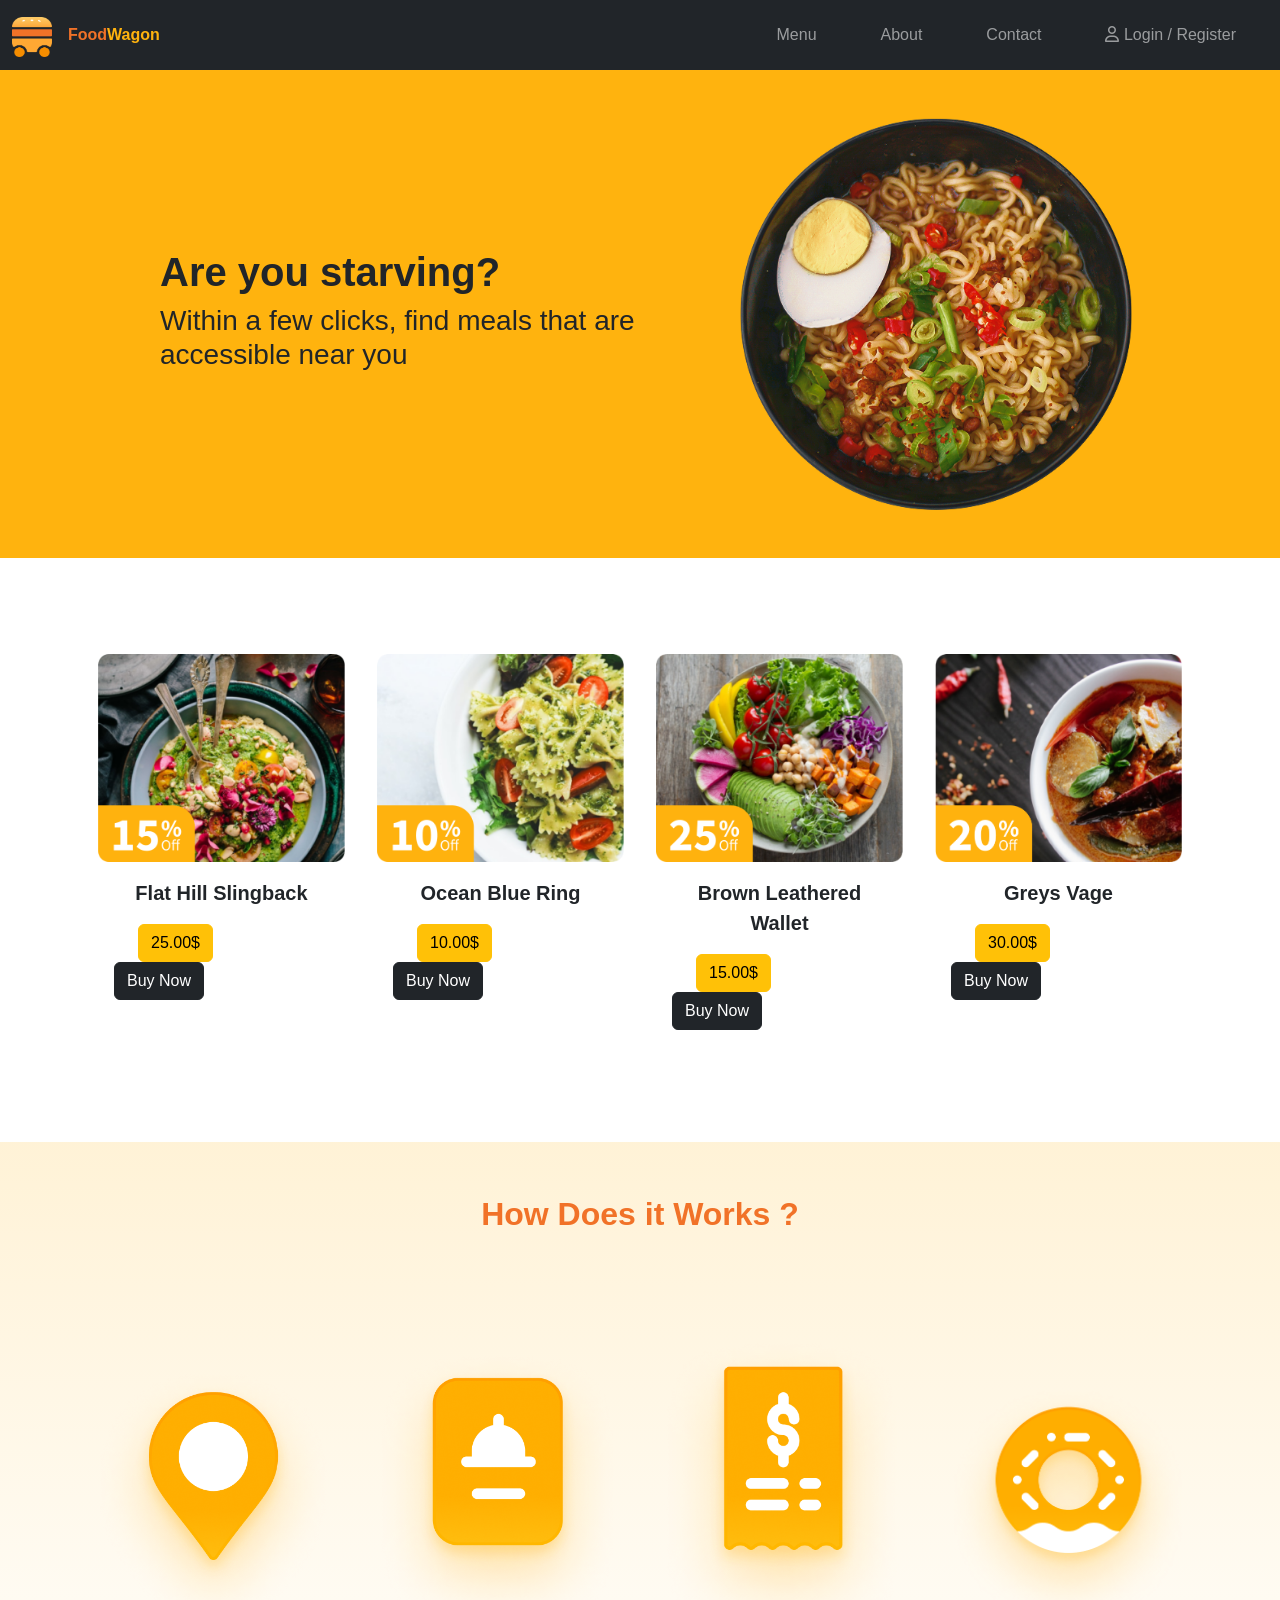
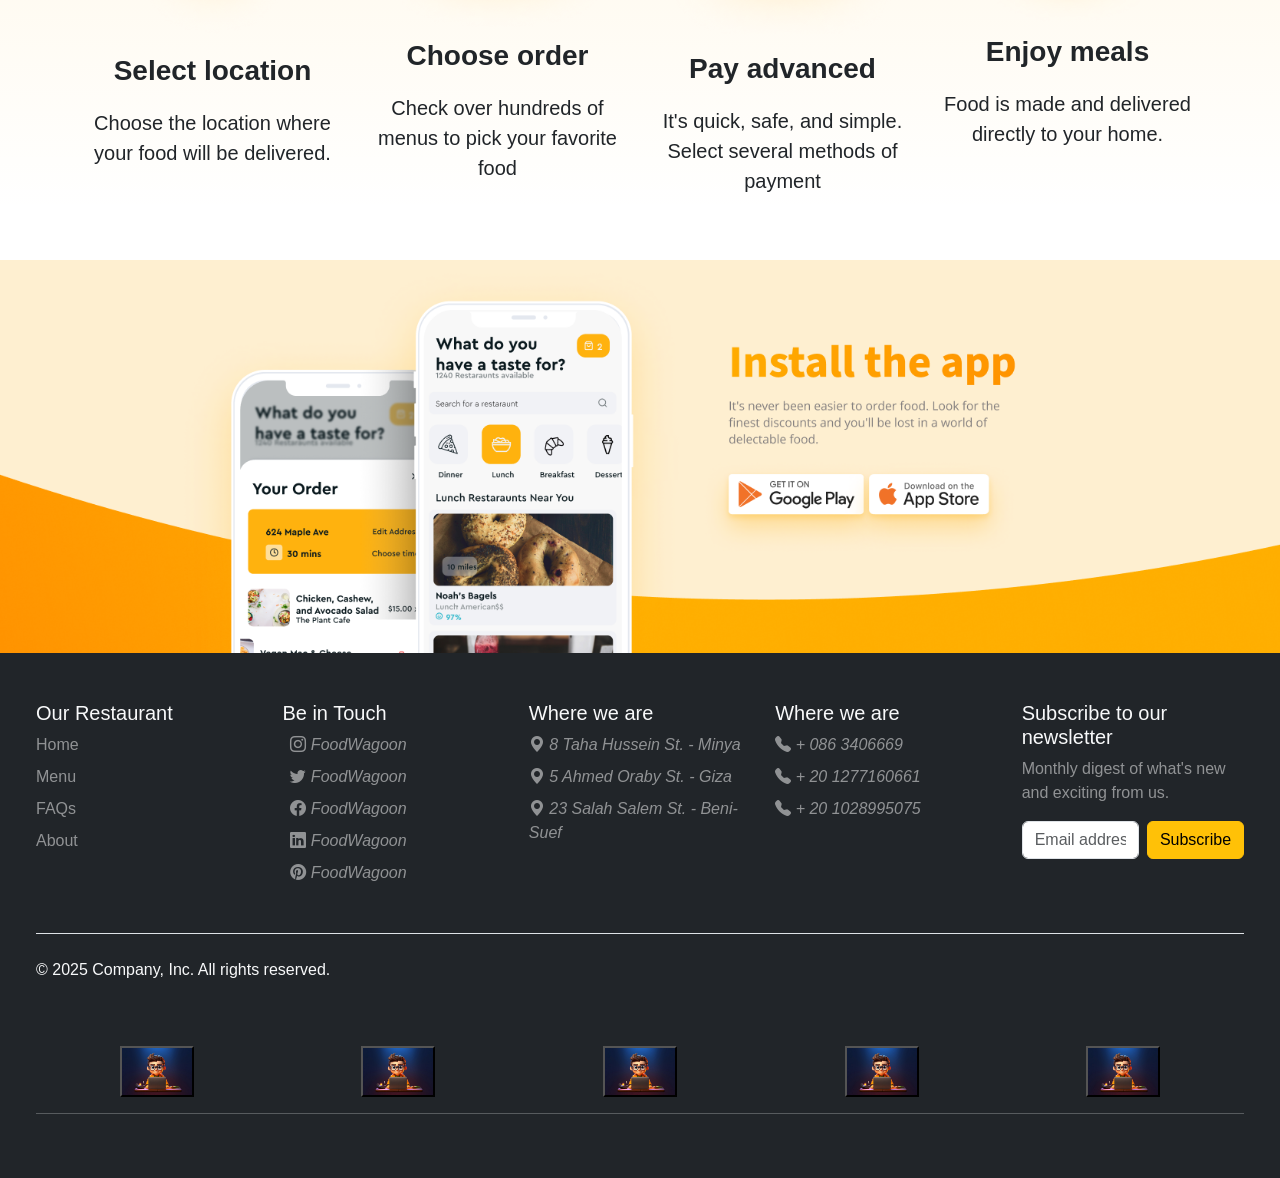
<file: Restaurant project/index.html>
<!DOCTYPE html>
<html lang="en">

<head>
    <meta charset="UTF-8">
    <meta name="viewport" content="width=device-width, initial-scale=1.0">
    <link rel="stylesheet" href="https://cdnjs.cloudflare.com/ajax/libs/font-awesome/6.5.0/css/all.min.css">
    <link rel="stylesheet" href="https://cdn.jsdelivr.net/npm/bootstrap@5.2.3/dist/css/bootstrap.min.css">
    <link rel="stylesheet" href="https://cdn.jsdelivr.net/npm/bootstrap-icons@1.11.3/font/bootstrap-icons.min.css">
    <link rel="stylesheet" href="assets/css/style.css">
    <title>Project</title>
</head>

<body>
<!-- Start Navbar -->
<nav class="navbar navbar-expand navbar-dark bg-dark ">
<div class="container-fluid">
    <a class="navbar-brand" href="#">
        <img src="assets/imgs/Mask Group.png" alt="Logo" width="40" height="40" class="d-inline-block align-text-top">
        
    </a>
    <span class="fw-bold" style="color: #F17228;">Food</span> 
    <span class="fw-bold" style="color: #FFB30E;">Wagon</span>
    <ul class="navbar-nav ms-auto ">
        <li class="nav-item mx-4"><a href="menu.html" class="nav-link">Menu</a></li>
        <li class="nav-item mx-4"><a href="about.HTML" class="nav-link">About</a></li>
        <li class="nav-item mx-4"><a href="#contactus" class="nav-link">Contact</a></li>
        <li class="nav-item mx-4"><a href="login.html" target="_blank" class="nav-link">
            <i class="fa-regular fa-user"></i>
            Login / Register
        </a></li>
    </ul>
</div>
</nav>
<!-- End Navbar -->

<!-- Start Hero -->
<section id="Hero-Section">
    <div class="container d-flex " style="width: 1000px; ;" >
        <div class="col-6 align-self-center ps-1 ms-1">
            <h1 class="fw-bold fs-lg-8">
                Are you starving?
            </h1>
            <h3>Within a few clicks, find meals that are accessible near you</h3>
        </div>
        <div class="col-6 align-self-center py-5 px-5 mx-5 ">
            <img class="img-fluid " src="assets/imgs/Image Base.png" alt="img-Bowl" id="img-Bowl">
        </div>
    </div>
</section>
<!-- End Hero -->

<!-- Flash Cards Start -->
<div class="container d-flex py-5 my-5">
    <div class="card mx-3" style="width: 18rem;">
        <img src="assets/imgs/Cards/Food Photo 1.png" class="card-img-top" alt="...">
            <div class="card-body">
                <p class="card-text fw-bold fs-5 text-center">Flat Hill Slingback</p>
                <button type="button" class="btn btn-warning mx-4">25.00$</button>
                <button type="button" class="btn btn-dark align-items-end">Buy Now</button>
            </div>
    </div>
    <div class="card mx-3" style="width: 18rem;">
        <img src="assets/imgs/Cards/Food Photo 2.png" class="card-img-top" alt="...">
            <div class="card-body">
                <p class="card-text fw-bold fs-5 text-center">Ocean Blue Ring</p>
                <button type="button" class="btn btn-warning mx-4">10.00$</button>
                <button type="button" class="btn btn-dark align-items-end">Buy Now</button>
            </div>
    </div>
    <div class="card mx-3" style="width: 18rem;">
        <img src="assets/imgs/Cards/Food Photo 3.png" class="card-img-top" alt="...">
            <div class="card-body">
                <p class="card-text fw-bold fs-5 text-center">Brown Leathered Wallet</p>
                <button type="button" class="btn btn-warning mx-4">15.00$</button>
                <button type="button" class="btn btn-dark align-items-end">Buy Now</button>
            </div>
    </div>
    <div class="card mx-3" style="width: 18rem;">
        <img src="assets/imgs/Cards/Food Photo 4.png" class="card-img-top" alt="...">
            <div class="card-body">
                <p class="card-text fw-bold fs-5 text-center">Greys Vage</p>
                <button type="button" class="btn btn-warning mx-4">30.00$</button>
                <button type="button" class="btn btn-dark align-items-end">Buy Now</button>
            </div>
    </div>
</div>
<!-- Flash Cards -->

<!-- Start How Does It Work Section -->
<section class="HDIWsection">
    <div class="container">
        <p class="Title fw-bold fs-2 d-flex justify-content-center py-5">How Does it Works ?</p>
        <div class="row justify-content-center my-5">
            <div class="col-3 align-self-center text-center">
                <img src="assets/imgs/Icons/Map 1.png" alt="Icon 1" style="width: 250px;">
                <p class="fw-bold fs-3 d-flex justify-content-center">Select location</p>
                <p class="fs-5">Choose the location where your food will be delivered.</p>
            </div>
            <div class="col-3 align-self-center text-center">
                <img src="assets/imgs/Icons/Menu 2.png" alt="Icon 2" style="width: 250px;">
                <p class="fw-bold fs-3 d-flex justify-content-center">Choose order</p>
                <p class="fs-5">Check over hundreds of menus to pick your favorite food</p>
            </div>
            <div class="col-3 align-self-center text-center">
                <img src="assets/imgs/Icons/Money 3.png" alt="Icon 3" style="width: 250px;">
                <p class="fw-bold fs-3 d-flex justify-content-center">Pay advanced</p>
                <p class="fs-5">It's quick, safe, and simple. Select several methods of payment</p>
            </div>
            <div class="col-3 align-self-center text-center">
                <img src="assets/imgs/Icons/Donut 4.png" alt="Icon 4" style="width: 250px;">
                <p class="fw-bold fs-3 d-flex justify-content-center">Enjoy meals</p>
                <p class="fs-5">Food is made and delivered directly to your home.</p>
            </div>
        </div>
    </div>
</section>
<!-- End How Does It Work Section -->

<!-- Start Section -->
<div class="container-fluid m-0 p-0">
    <img class="img-fluid" src="assets/imgs/App Download.png" alt="">
</div>
<!-- End Section -->

<!-- Start Top Rated Section -->
<!-- <div class="container py-5 my-5">
    <p class="fw-bold fs-2 d-flex justify-content-center py-5 my-5">Popular Items</p>
    <div id="carouselExampleDark" class="carousel carousel-dark slide" data-bs-ride="carousel">
        <div class="carousel-indicators">
            <button type="button" data-bs-target="#carouselExampleDark" data-bs-slide-to="0" class="active" aria-current="true" aria-label="Slide 1"></button>
            <button type="button" data-bs-target="#carouselExampleDark" data-bs-slide-to="1" aria-label="Slide 2"></button>
            <button type="button" data-bs-target="#carouselExampleDark" data-bs-slide-to="2" aria-label="Slide 3"></button>
        </div>
        <div class="carousel-inner text-center">
            <div class="carousel-item active" data-bs-interval="10000">
                <img src="/assets/imgs/Slider/Rectangle 336.png" class="img-fluid mx-auto" style="width: 30% ;" alt="...">
                <div class="carousel-caption d-none d-md-block">
                    <h5 class="text-secondary">First slide label</h5>
                    <p class="text-secondary">Some representative placeholder content for the first slide.</p>
                </div>
            </div>
            <div class="carousel-item" data-bs-interval="2000">
                <img src="/assets/imgs/Slider/Rectangle 336-1.png" class="img-fluid mx-auto" style="width: 30% ;" alt="...">
                <div class="carousel-caption d-none d-md-block">
                    <h5 class="text-secondary">Second slide label</h5>
                    <p class="text-secondary">Some representative placeholder content for the second slide.</p>
                </div>
            </div>
            <div class="carousel-item">
                <img src="/assets/imgs/Slider/Rectangle 336-2.png" class="img-fluid mx-auto" style="width: 30% ;" alt="...">
                <div class="carousel-caption d-none d-md-block">
                    <h5 class="text-secondary">Third slide label</h5>
                    <p class="text-secondary">Some representative placeholder content for the third slide.</p>
                </div>
            </div>
        </div>
        <button class="carousel-control-prev" type="button" data-bs-target="#carouselExampleDark" data-bs-slide="prev">
            <span class="carousel-control-prev-icon" aria-hidden="true"></span>
            <span class="visually-hidden">Previous</span>
        </button>
        <button class="carousel-control-next" type="button" data-bs-target="#carouselExampleDark" data-bs-slide="next">
            <span class="carousel-control-next-icon" aria-hidden="true"></span>
            <span class="visually-hidden">Next</span>
        </button>
    </div>
</div> -->
<!-- End Top Rated Section -->

<!-- Start Footer Section -->
<!-- <footer class="bg-dark text-light">
    <div class="container-fluid">
        <div class="row py-5 mx-3">
            <div class="col-3">
                <h3>FoodWagoon</h3>
                <p>Lorem ipsum dolor sit amet consectetur adipisicing elit. Nisi libero officia error rem corrupti iure,</p>
                <p>01277160661</p>
                <p>0863406669</p>
            </div>
            <div class="col-3">
                <h4>Menu</h4>
                <ul class="list-unstyled">
                    <li><a class="text-decoration-none text-light" href="#">Link</a></li>
                    <li><a class="text-decoration-none text-light" href="#">Link</a></li>
                    <li><a class="text-decoration-none text-light" href="#">Link</a></li>
                    <li><a class="text-decoration-none text-light" href="#">Link</a></li>
                    <li><a class="text-decoration-none text-light" href="#">Link</a></li>
                </ul>
            </div>
            <div class="col-3">
                <h4>More</h4>
                <ul class="list-unstyled">
                    <li><a class="text-decoration-none text-light" href="#">Link</a></li>
                    <li><a class="text-decoration-none text-light" href="#">Link</a></li>
                    <li><a class="text-decoration-none text-light" href="#">Link</a></li>
                    <li><a class="text-decoration-none text-light" href="#">Link</a></li>
                    <li><a class="text-decoration-none text-light" href="#">Link</a></li>
                </ul>
            </div>
            <div class="col-3 text-lg-end">
                <h4>Social Media Icons</h4>
                <div>
                    <a class="text-decoration-none text-light" href="#"><i class="bi bi-instagram fs-2 me-3"></i></a>
                    <a class="text-decoration-none text-light" href="#"><i class="bi bi-facebook fs-2 me-3"></i></a>
                    <a class="text-decoration-none text-light" href="#"><i class="bi bi-twitter fs-2 me-3"></i></a>
                    <a class="text-decoration-none text-light" href="#"><i class="bi bi-linkedin fs-2"></i></a>
                </div>
            </div>
            <hr>
        <div class="m-0">
            <p>Lorem ipsum dolor sit amet, consectetur adipisicing elit. Error natus impedit, quisquam in accusamus omnis asperiores iusto unde ex illo tempora cumque sapiente? Quo, nam libero ullam sint doloribus quaerat?</p>
            <p>Lorem ipsum dolor sit amet, consectetur adipisicing elit. Error natus impedit, quisquam in accusamus omnis asperiores iusto unde ex illo tempora cumque sapiente? Quo, nam libero ullam sint doloribus quaerat?</p>
        </div>
        </div>
        <hr>
        <div class="m-0">
            <p>Lorem ipsum dolor sit amet, consectetur adipisicing elit. Error natus impedit, quisquam in accusamus omnis asperiores iusto unde ex illo tempora cumque sapiente? Quo, nam libero ullam sint doloribus quaerat?</p>
            <p>Lorem ipsum dolor sit amet, consectetur adipisicing elit. Error natus impedit, quisquam in accusamus omnis asperiores iusto unde ex illo tempora cumque sapiente? Quo, nam libero ullam sint doloribus quaerat?</p>
        </div>
    </div>
</footer> -->
<!-- End Footer Section -->

<!-- Start Footer Section -->
<div class="container-fluid bg-dark text-light" id="contactus">
    <footer class="py-5 mx-4">
    <div class="row">
        <div class="col mb-3">
            <h5>Our Restaurant</h5>
            <ul class="nav flex-column">
                <li class="nav-item mb-2"><a href="#" class="nav-link p-0 text-white-50">Home</a></li>
                <li class="nav-item mb-2"><a href="menu.html" class="nav-link p-0 text-white-50">Menu</a></li>
                <li class="nav-item mb-2"><a href="#" class="nav-link p-0 text-white-50">FAQs</a></li>
                <li class="nav-item mb-2"><a href="about.HTML" class="nav-link p-0 text-white-50">About</a></li>
            </ul>
        </div>
        <div class="col mb-3">
            <h5>Be in Touch</h5>
            <ul class="nav flex-column">
                <li class="nav-item mb-2">
                    <a class="text-decoration-none text-white-50" href="#"><i class="bi bi-instagram fs-6 me-3 px-2"> FoodWagoon</i></a>
                </li>
                <li class="nav-item mb-2">
                    <a class="text-decoration-none text-white-50" href="#"><i class="bi bi-twitter fs-6 me-3 px-2"> FoodWagoon</i></a>
                </li>
                <li class="nav-item mb-2">
                    <a class="text-decoration-none text-white-50" href="#"><i class="bi bi-facebook fs-6 me-3 px-2"> FoodWagoon</i></a>
                </li>
                <li class="nav-item mb-2">
                    <a class="text-decoration-none text-white-50" href="#"><i class="bi bi-linkedin fs-6 px-2"> FoodWagoon</i></a>
                </li>
                <li class="nav-item mb-2">
                    <a class="text-decoration-none text-white-50" href="#"><i class="bi bi-pinterest fs-6 px-2"> FoodWagoon</i></a>
                </li>
            </ul>
        </div>
        <div class="col mb-3">
            <h5>Where we are</h5>
            <ul class="nav flex-column">
                <li class="nav-item mb-2">
                    <i class="bi bi-geo-alt-fill text-white-50"> 8 Taha Hussein St. - Minya</i>
                </li>
                <li class="nav-item mb-2">
                    <i class="bi bi-geo-alt-fill text-white-50"> 5 Ahmed Oraby St. - Giza</i>
                </li>
                <li class="nav-item mb-2">
                    <i class="bi bi-geo-alt-fill text-white-50"> 23 Salah Salem St. - Beni-Suef</i>
                </li>
            </ul>
        </div>
        <div class="col mb-3">
            <h5>Where we are</h5>
            <ul class="nav flex-column">
                <li class="nav-item mb-2">
                    <i class="bi bi-telephone-fill text-white-50"> + 086 3406669</i>
                </li>
                <li class="nav-item mb-2">
                    <i class="bi bi-telephone-fill text-white-50"> + 20 1277160661</i>
                </li>
                <li class="nav-item mb-2">
                    <i class="bi bi-telephone-fill text-white-50"> + 20 1028995075</i>
                </li>
                
            </ul>
        </div>
        <div class="col mb-3">
            <div>
                <h5>Subscribe to our newsletter</h5>
                <p class="text-white-50">Monthly digest of what's new and exciting from us.</p>
            <div class="d-flex flex-column flex-sm-row w-100 gap-2">
                <label for="newsletter1" class="visually-hidden">Email address</label>
                <input id="newsletter1" type="email" class="form-control" placeholder="Email address">
                <button class="btn btn-warning" type="submit">Subscribe</button>
            </div>
            </div>
        </div>
    </div>
    <div class="py-4 my-4 border-top">
        <p>© 2025 Company, Inc. All rights reserved.</p>
    </div>
    <div class="d-flex justify-content-around">
        <button type="button" class="p-0 m-0" onclick="Ahmed();">
            <img class="img-fluid p-0 m-0"
            src="assets/imgs/AboutPH/360_F_601171862_l7yZ0wujj8o2SowiKTUsfLEEx8KunYNd.jpg" alt=""
            width="70px" height="50px">
        </button>
        <button type="button" class="p-0 m-0" onclick="Reem();">
            <img class="img-fluid p-0 m-0"
            src="assets/imgs/AboutPH/360_F_601171862_l7yZ0wujj8o2SowiKTUsfLEEx8KunYNd.jpg" alt=""
            width="70px" height="50px">
        </button>
        <button type="button" class="p-0 m-0" onclick="Mary();">
            <img class="img-fluid p-0 m-0"
            src="assets/imgs/AboutPH/360_F_601171862_l7yZ0wujj8o2SowiKTUsfLEEx8KunYNd.jpg" alt=""
            width="70px" height="50px">
        </button>
        <button type="button" class="p-0 m-0" onclick="Fatma();">
            <img class="img-fluid p-0 m-0"
            src="assets/imgs/AboutPH/360_F_601171862_l7yZ0wujj8o2SowiKTUsfLEEx8KunYNd.jpg" alt=""
            width="70px" height="50px">
        </button>
        <button type="button" class="p-0 m-0" onclick="Christina();">
            <img class="img-fluid p-0 m-0"
            src="assets/imgs/AboutPH/360_F_601171862_l7yZ0wujj8o2SowiKTUsfLEEx8KunYNd.jpg" alt=""
            width="70px" height="50px">
        </button>
        
        
    </div>
    <hr>
    <div class="d-flex justify-content-between" id="fotar">
            
    </div>
    </footer>
</div>
<!-- End Footer Section -->
<!--  -->
<!-- <div class="">
    <div class="M">
            
    </div>
    <div class="info" id="area" >
        
    </div>
</div> -->
<!--  -->
</body>
<script src="assets/js/main.js"></script>
<script src="https://cdn.jsdelivr.net/npm/bootstrap@5.0.2/dist/js/bootstrap.bundle.min.js" integrity="sha384-MrcW6ZMFYlzcLA8Nl+NtUVF0sA7MsXsP1UyJoMp4YLEuNSfAP+JcXn/tWtIaxVXM" crossorigin="anonymous"></script>
</html>
</file>
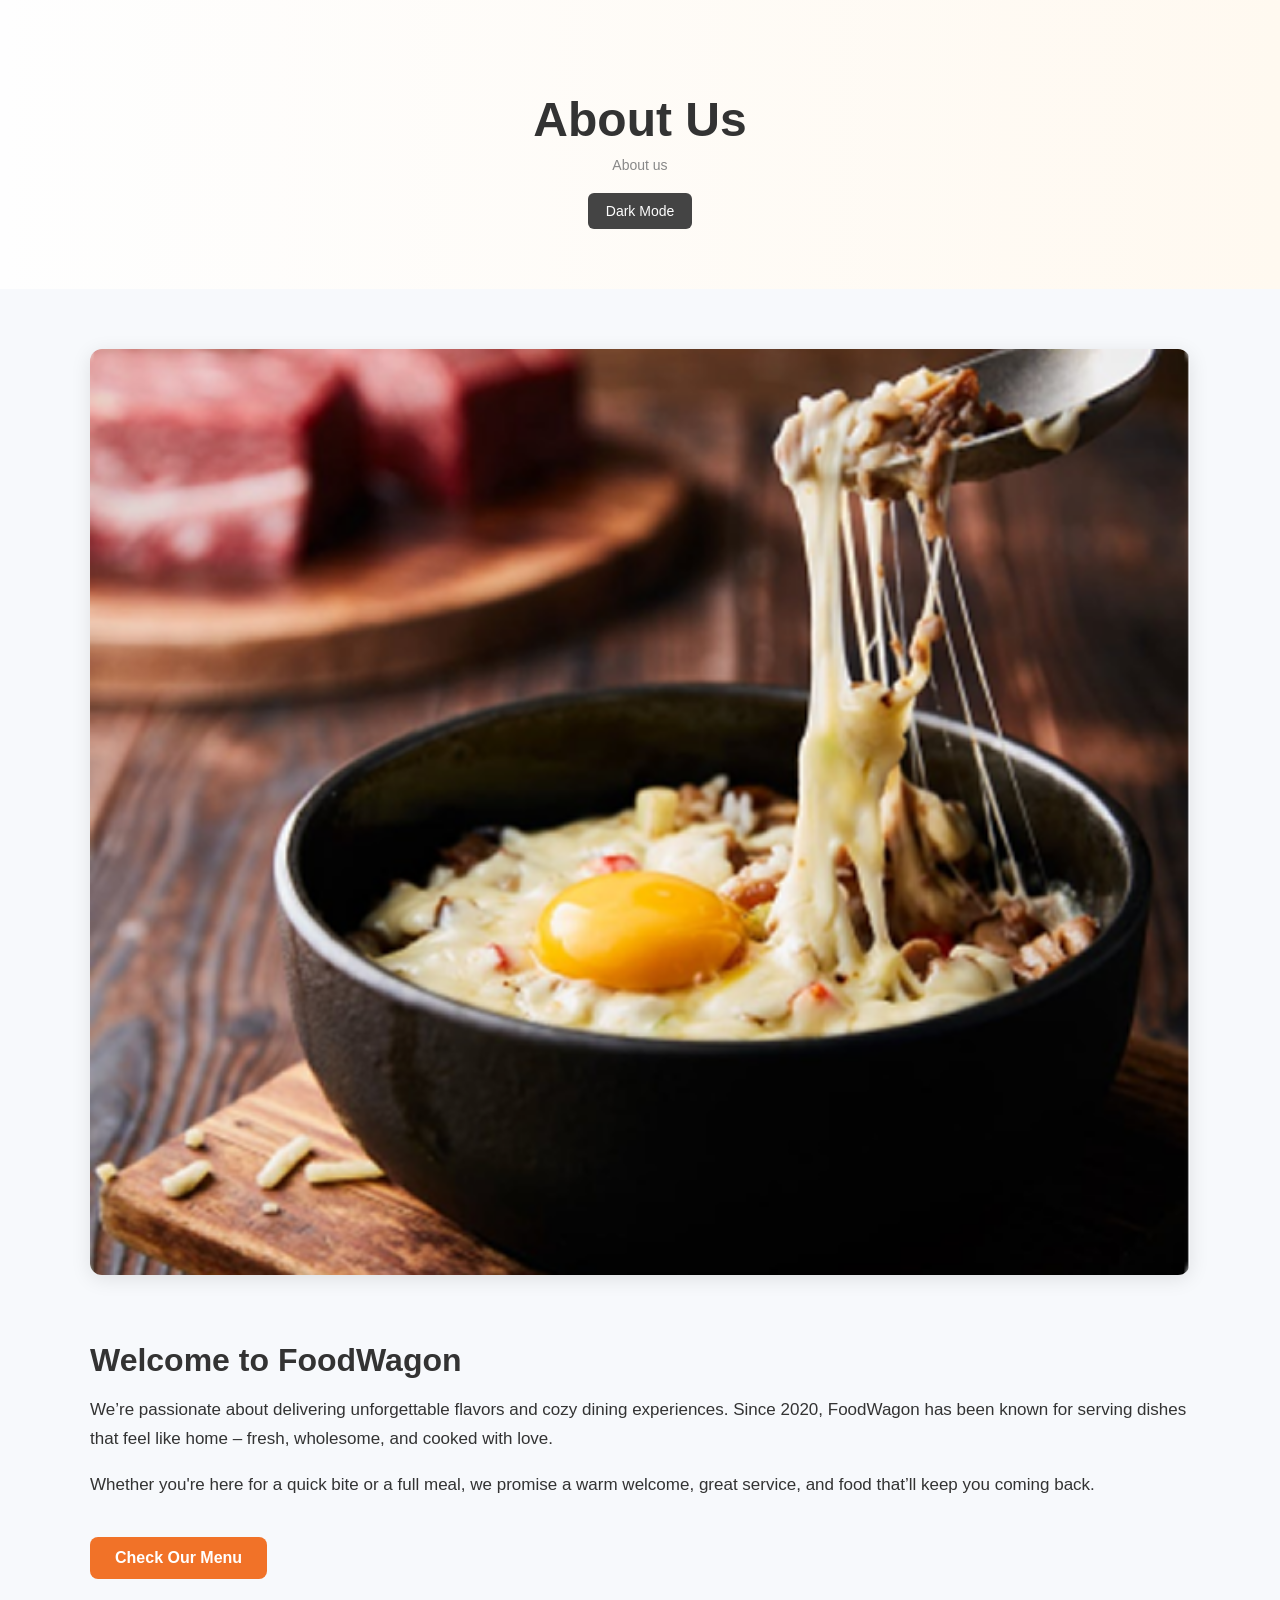
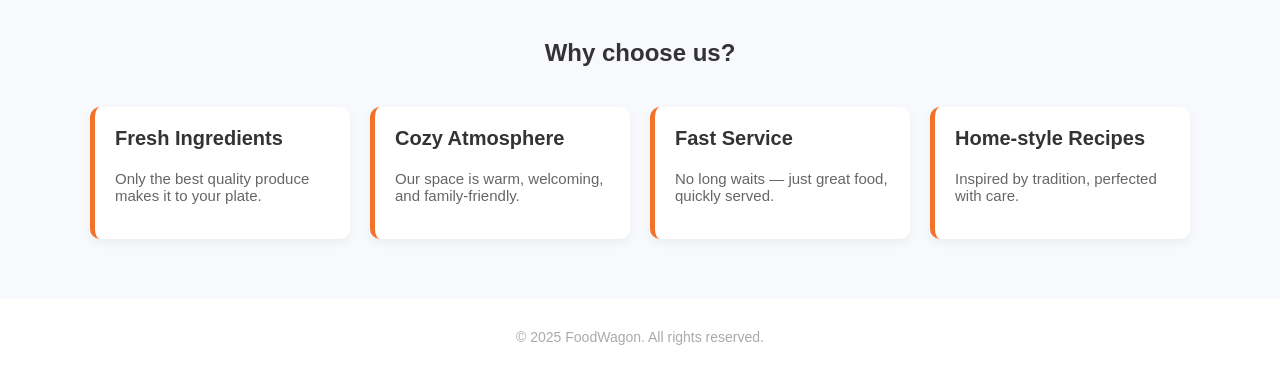
<file: Restaurant project/about.HTML>
<!DOCTYPE html>
<html lang="en">

<head>
  <meta charset="UTF-8" />
  <meta name="viewport" content="width=device-width, initial-scale=1.0"/>
  <title>About Us</title>
  <link rel="stylesheet" href="assets/css/about.css">
</head>

<body>

  <div class="hero">
    <h1 class="title">About Us</h1>
    <div class="breadcrumb">About us</div>
    <button class="toggle-btn" id="toggleMode">Dark Mode</button>
  </div>

  <div class="section">
    <div class="about-container">
      <img src="assets/about.png" alt="restaurant photo" />
      <div class="about-text">
        <h2>Welcome to FoodWagon</h2>
        <p>
          We’re passionate about delivering unforgettable flavors and cozy dining experiences. Since 2020, FoodWagon has been known for serving dishes that feel like home – fresh, wholesome, and cooked with love.
        </p>
        <p>
          Whether you're here for a quick bite or a full meal, we promise a warm welcome, great service, and food that’ll keep you coming back.
        </p>
        <a href="#menu" class="cta-button">Check Our Menu</a>
      </div>
    </div>
  </div>

  <div class="section">
    <h2 style="text-align:center;">Why choose us?</h2>
    <div class="features">
      <div class="feature-box">
        <h3>Fresh Ingredients</h3>
        <p>Only the best quality produce makes it to your plate.</p>
      </div>
      <div class="feature-box">
        <h3>Cozy Atmosphere</h3>
        <p>Our space is warm, welcoming, and family-friendly.</p>
      </div>
      <div class="feature-box">
        <h3>Fast Service</h3>
        <p>No long waits — just great food, quickly served.</p>
      </div>
      <div class="feature-box">
        <h3>Home-style Recipes</h3>
        <p>Inspired by tradition, perfected with care.</p>
      </div>
    </div>
  </div>

  <footer>
    &copy; 2025 FoodWagon. All rights reserved.
  </footer>

  <!-- Scroll to top button -->
  <button id="scrollToTopBtn" title="Go to top">↑</button>

  <script src="assets/js/about.js"></script>
</body>
</html>
</file>
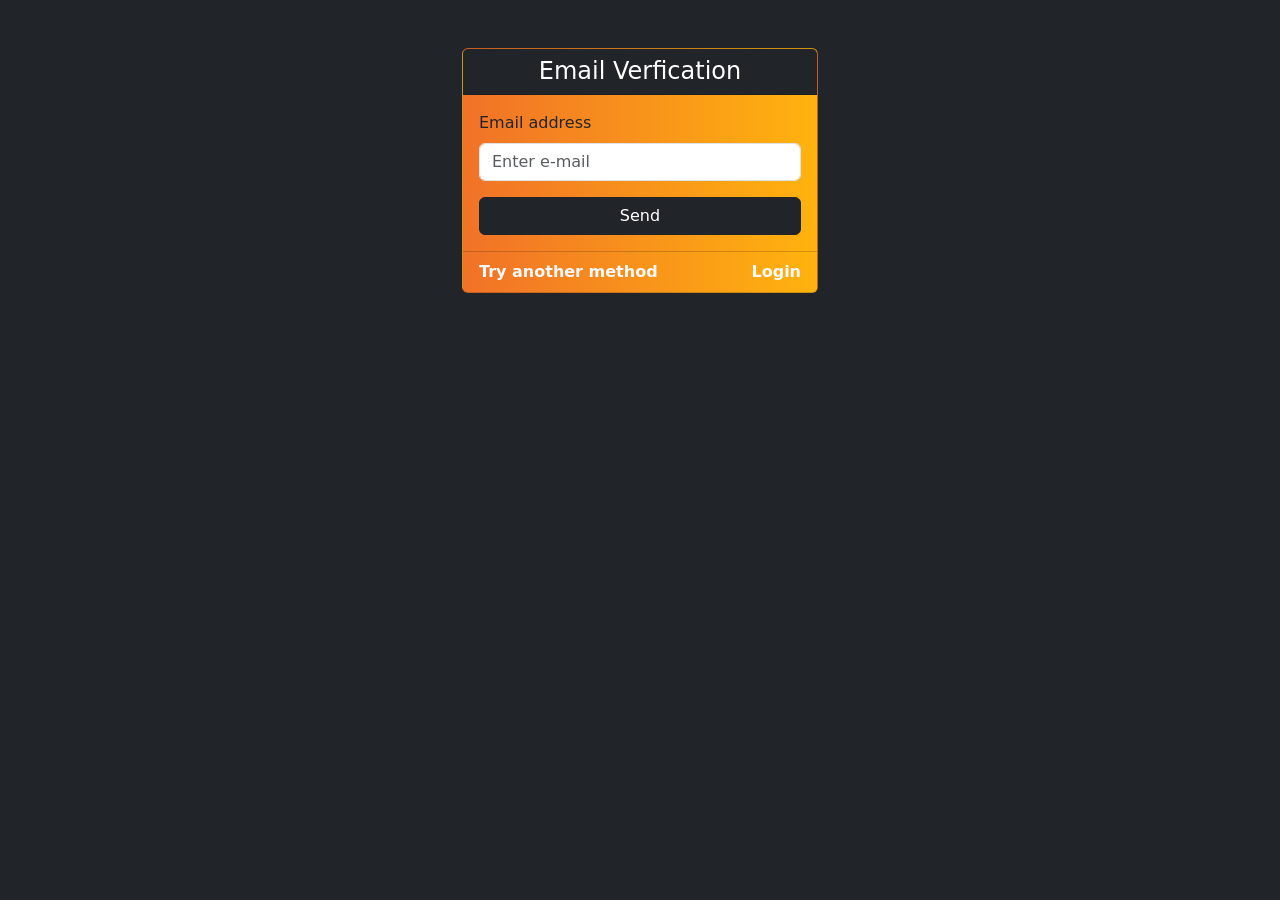
<file: Restaurant project/forget.html>
<!DOCTYPE html>
<html lang="en">
<head>
    <meta charset="UTF-8">
    <meta name="viewport" content="width=device-width, initial-scale=1.0">
    <link href="https://cdn.jsdelivr.net/npm/bootstrap@5.3.0/dist/css/bootstrap.min.css" rel="stylesheet">
    <title>Forget</title>
</head>
<body class="bg-dark">
<!-- Start Section -->
    <div class="container mt-5">
        <div class="row justify-content-center">
            <div class="col-md-4">
                <div class="card " style="background-image: linear-gradient(to left , #FFB30E , #F17228);">
                    <div class="card-header bg-dark text-white">
                        <h4 class="card-title text-center mb-0">Email Verfication</h4>
                    </div>
                    <div class="card-body">
                        <form>
                            <div class="mb-3">
                                <label for="email" class="form-label">Email address</label>
                                <input type="email" class="form-control" id="email" placeholder="Enter e-mail">
                            </div>
                            <div class="d-grid gap-2">
                                <button type="submit" class="btn btn-dark">Send</button>
                            </div>
                        </form>
                    </div>
                    <div class="card-footer " style="background-image: linear-gradient(to left , #FFB30E , #F17228);">
                        <div class="d-flex justify-content-between">
                            <a href="#" class="text-decoration-none text-light fw-bold">Try another method</a>
                            <a href="login.html" target="_blank" class="text-decoration-none text-light fw-bold">Login</a>
                        </div>
                    </div>
                </div>
            </div>
        </div>
    </div>
<!-- End Section -->
<script src="https://cdn.jsdelivr.net/npm/bootstrap@5.3.0/dist/js/bootstrap.bundle.min.js"></script>
</body>
</html>
</file>
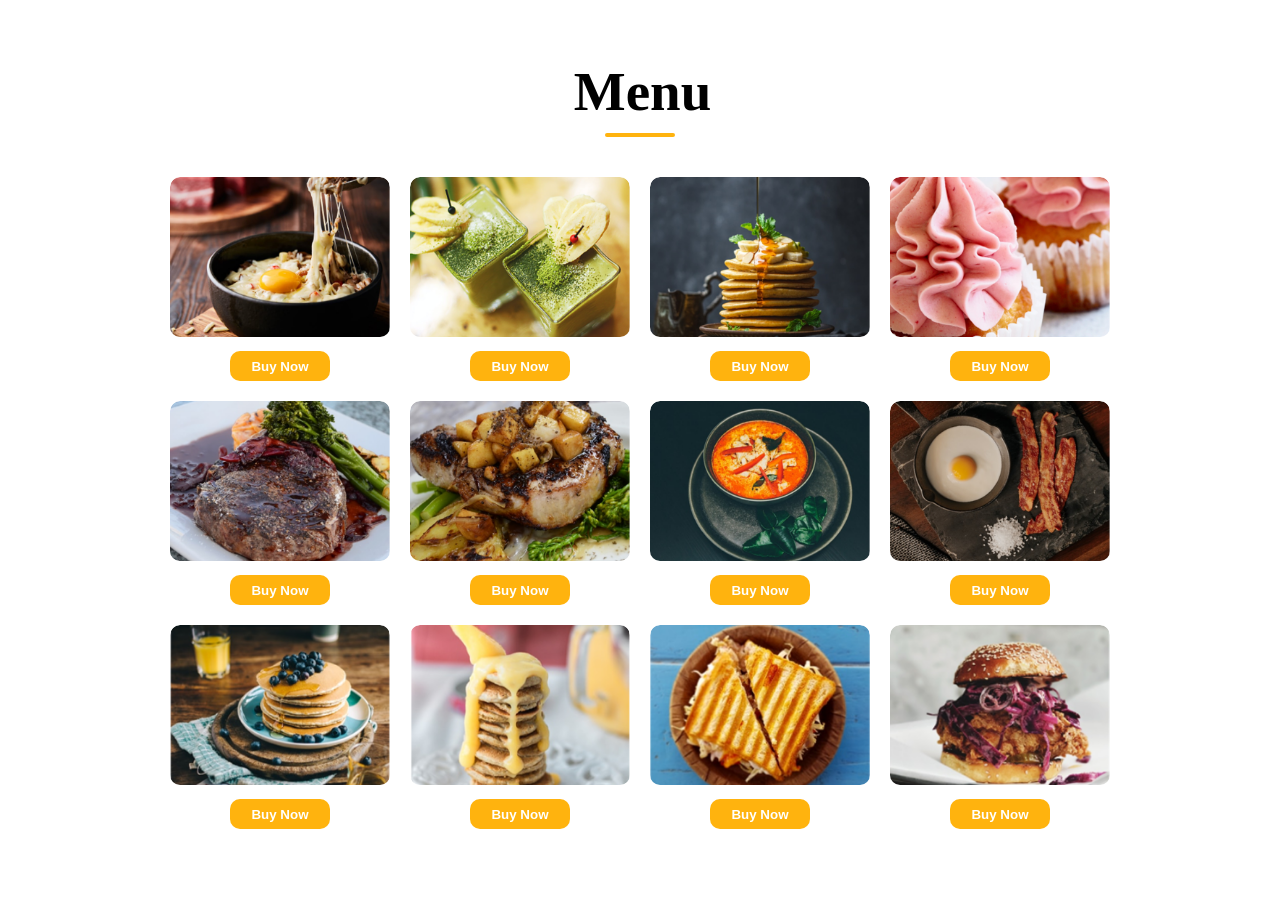
<file: Restaurant project/menu.html>
<!DOCTYPE html>
<html lang="en">
<head>
    <meta charset="UTF-8">
    <meta name="viewport" content="width=device-width, initial-scale=1.0">
    <title>Menu</title>
    <link rel="stylesheet" href="assets/css/style-menu.css">
    <link rel="stylesheet" href="assets/css/all.css">
</head>
<body>
    <h2 class="title1-Menu">Menu</h2>
    <p class="p1-line-Menu"></p>
        <div class="container-Menu">
        <div class="Menu-item">
            <div class="image-container">
            <img src="assets/imgs/Slider/Image.png" alt="Food 1">
            <div class="overlay-item">
                <h3>Oatmeal with egg yolk</h3>
                <p>Read More</p>
                <div class="icons">
                <span><a href="#"><i class="far fa-heart"></i></a></span>
                <span><a href="#"><i class="fab fa-pinterest"></i></a></span>
                </div> <!-- /icons -->
            </div> <!-- /overlay-item -->
            </div> <!-- /image-container -->
            <button>Buy Now</button>
        </div> <!-- /Menu-item -->
    
        <div class="Menu-item">
            <div class="image-container">
            <img src="assets/imgs/Slider/Image2.png" alt="Food 2">
            <div class="overlay-item">
                <h3>Matcha green tea desserts</h3>
                <p>Read More</p>
                <div class="icons">
                <span><a href="#"><i class="far fa-heart"></i></a></span>
                <span><a href="#"><i class="fab fa-pinterest"></i></a></span>
                </div> <!-- /icons -->
            </div> <!-- /overlay-item -->
            </div> <!-- /image-container -->
            <button>Buy Now</button>
        </div> <!-- /Menu-item -->

        <div class="Menu-item">
            <div class="image-container">
                <img src="assets/imgs/Slider/Image3.png" alt="Food 2">
                <div class="overlay-item">
                <h3>Pancakes with honey</h3>
                <p>Read More</p>
                <div class="icons">
                    <span><a href="#"><i class="far fa-heart"></i></a></span>
                    <span><a href="#"><i class="fab fa-pinterest"></i></a></span>
                </div> <!-- /icons -->
                </div> <!-- /overlay-item -->
            </div> <!-- /image-container -->
            <button>Buy Now</button>
            </div> <!-- /Menu-item -->

            <div class="Menu-item">
            <div class="image-container">
                <img src="assets/imgs/Slider/Image4.png " alt="Food 2">
                <div class="overlay-item">
                <h3>Cupcake with pink frosting</h3>
                <p>Read More</p>
                <div class="icons">
                    <span><a href="#"><i class="far fa-heart"></i></a></span>
                    <span><a href="#"><i class="fab fa-pinterest"></i></a></span>
                </div> <!-- /icons -->
                </div> <!-- /overlay-item -->
            </div> <!-- /image-container -->
            <button>Buy Now</button>
            </div> <!-- /Menu-item -->

            <div class="Menu-item">
            <div class="image-container">
                <img src="assets/imgs/Slider/Image5.png " alt="Food 2">
                <div class="overlay-item">
                <h3>Grilled steak with asparagus</h3>
                <p>Read More</p>
                <div class="icons">
                    <span><a href="#"><i class="far fa-heart"></i></a></span>
                    <span><a href="#"><i class="fab fa-pinterest"></i></a></span>
                </div> <!-- /icons -->
                </div> <!-- /overlay-item -->
            </div> <!-- /image-container -->
            <button>Buy Now</button>
            </div> <!-- /Menu-item -->

            <div class="Menu-item">
            <div class="image-container">
                <img src="assets/imgs/Slider/Image6.png " alt="Food 2">
                <div class="overlay-item">
                <h3>Grilled pork chop with vegetables</h3>
                <p>Read More</p>
                <div class="icons">
                    <span><a href="#"><i class="far fa-heart"></i></a></span>
                    <span><a href="#"><i class="fab fa-pinterest"></i></a></span>
                </div> <!-- /icons -->
                </div> <!-- /overlay-item -->
            </div> <!-- /image-container -->
            <button>Buy Now</button>
            </div> <!-- /Menu-item -->

            <div class="Menu-item">
            <div class="image-container">
                <img src="assets/imgs/Slider/Image7.png " alt="Food 2">
                <div class="overlay-item">
                <h3>Pumpkin soup</h3>
                <p>Read More</p>
                <div class="icons">
                    <span><a href="#"><i class="far fa-heart"></i></a></span>
                    <span><a href="#"><i class="fab fa-pinterest"></i></a></span>
                </div> <!-- /icons -->
                </div> <!-- /overlay-item -->
            </div> <!-- /image-container -->
            <button>Buy Now</button>
            </div> <!-- /Menu-item -->

            <div class="Menu-item">
            <div class="image-container">
                <img src="assets/imgs/Slider/Image8.png " alt="Food 2">
                <div class="overlay-item">
                <h3>Fried egg with bacon</h3>
                <p>Read More</p>
                <div class="icons">
                    <span><a href="#"><i class="far fa-heart"></i></a></span>
                    <span><a href="#"><i class="fab fa-pinterest"></i></a></span>
                </div> <!-- /icons -->
                </div> <!-- /overlay-item -->
            </div> <!-- /image-container -->
            <button>Buy Now</button>
            </div> <!-- /Menu-item -->

            <div class="Menu-item">
            <div class="image-container">
                <img src="assets/imgs/Slider/Rectangle 336-1.png" alt="Food 2">
                <div class="overlay-item">
                <h3>Pancakes with blueberries</h3>
                <p>Read More</p>
                <div class="icons">
                    <span><a href="#"><i class="far fa-heart"></i></a></span>
                    <span><a href="#"><i class="fab fa-pinterest"></i></a></span>
                </div> <!-- /icons -->
                </div> <!-- /overlay-item -->
            </div> <!-- /image-container -->
            <button>Buy Now</button>
            </div> <!-- /Menu-item -->

            <div class="Menu-item">
            <div class="image-container">
                <img src="assets/imgs/Slider/Rectangle 336-2.png" alt="Food 2">
                <div class="overlay-item">
                <h3>Stacked pancakes with syrup</h3>
                <p>Read More</p>
                <div class="icons">
                    <span><a href="#"><i class="far fa-heart"></i></a></span>
                    <span><a href="#"><i class="fab fa-pinterest"></i></a></span>
                </div> <!-- /icons -->
                </div> <!-- /overlay-item -->
            </div> <!-- /image-container -->
            <button>Buy Now</button>
            </div> <!-- /Menu-item -->

            <div class="Menu-item">
            <div class="image-container">
                <img src="assets/imgs/Slider/Rectangle 336-3.png" alt="Food 2">
                <div class="overlay-item">
                <h3>Grilled chicken sandwich</h3>
                <p>Read More</p>
                <div class="icons">
                    <span><a href="#"><i class="far fa-heart"></i></a></span>
                    <span><a href="#"><i class="fab fa-pinterest"></i></a></span>
                </div> <!-- /icons -->
                </div> <!-- /overlay-item -->
            </div> <!-- /image-container -->
            <button>Buy Now</button>
            </div> <!-- /Menu-item -->

            <div class="Menu-item">
            <div class="image-container">
                <img src="assets/imgs/Slider/Rectangle 336.png" alt="Food 2">
                <div class="overlay-item">
                <h3>Pulled pork burger</h3>
                <p>Read More</p>
                <div class="icons">
                    <span><a href="#"><i class="far fa-heart"></i></a></span>
                    <span><a href="#"><i class="fab fa-pinterest"></i></a></span>
                </div> <!-- /icons -->
                </div> <!-- /overlay-item -->
            </div> <!-- /image-container -->
            <button>Buy Now</button>
            </div> <!-- /Menu-item -->

        </div> <!-- /container-Menu -->

</body>
</html>
</file>
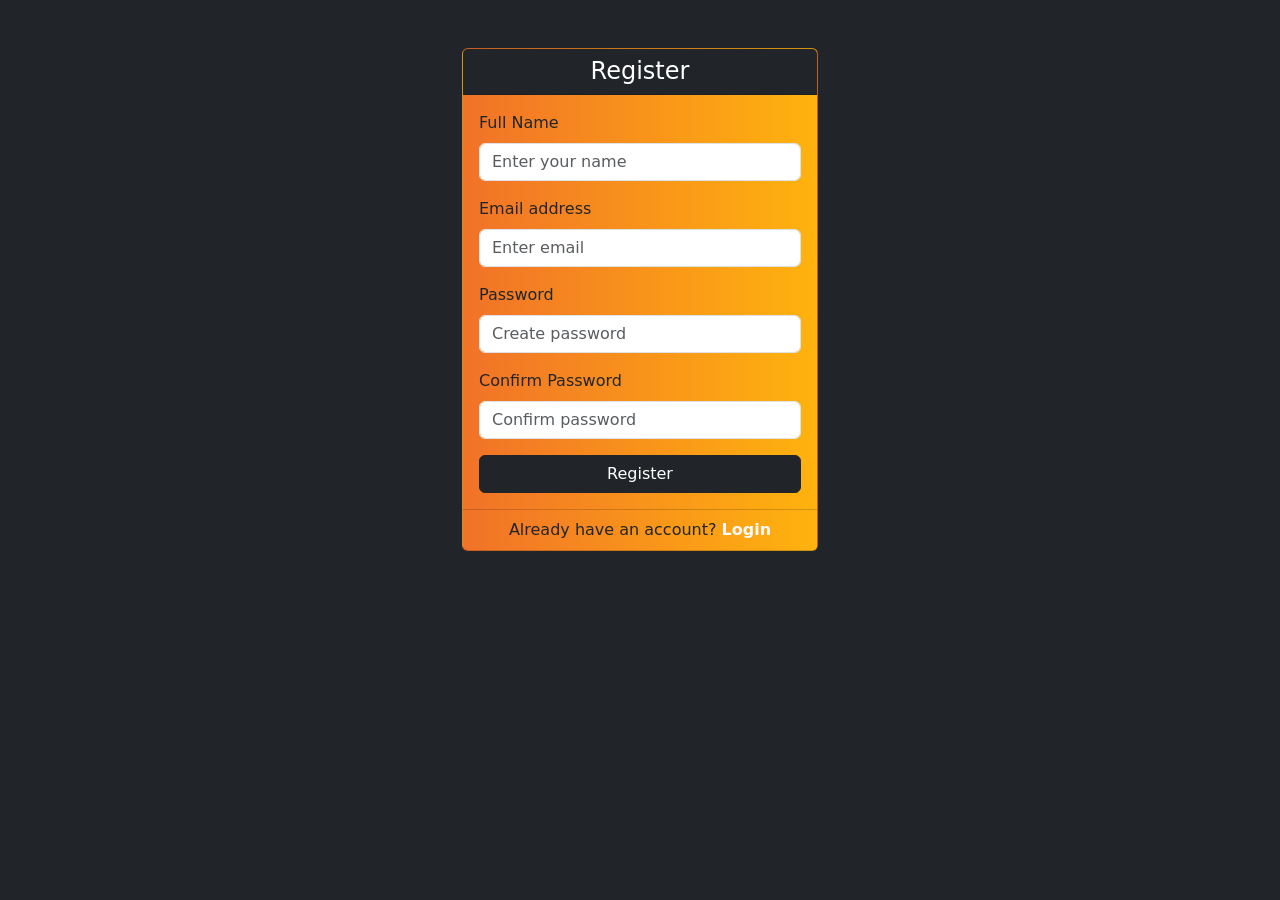
<file: Restaurant project/register.html>
<!DOCTYPE html>
<html lang="en">

<head>
    <meta charset="UTF-8">
    <meta name="viewport" content="width=device-width, initial-scale=1.0">
    <link href="https://cdn.jsdelivr.net/npm/bootstrap@5.3.0/dist/css/bootstrap.min.css" rel="stylesheet">
    <title>Register</title>
</head>

<body class="bg-dark">
    <!-- Start Section form -->
    <div class="container mt-5">
        <div class="row justify-content-center">
            <div class="col-md-4">
                <div class="card bg-warning text-dark" style="background-image: linear-gradient(to left , #FFB30E , #F17228);">
                    <div class="card-header bg-dark text-white">
                        <h4 class="card-title text-center mb-0">Register</h4>
                    </div>
                    <div class="card-body">
                        <form>
                            <div class="mb-3">
                                <label for="name" class="form-label">Full Name</label>
                                <input type="text" class="form-control" id="name" placeholder="Enter your name">
                            </div>
                            <div class="mb-3">
                                <label for="email" class="form-label">Email address</label>
                                <input type="email" class="form-control" id="email" placeholder="Enter email">
                            </div>
                            <div class="mb-3">
                                <label for="password" class="form-label">Password</label>
                                <input type="password" class="form-control" id="password" placeholder="Create password">
                            </div>
                            <div class="mb-3">
                                <label for="confirm-password" class="form-label">Confirm Password</label>
                                <input type="password" class="form-control" id="confirm-password" placeholder="Confirm password">
                            </div>
                            <div class="d-grid gap-2">
                                <button type="submit" class="btn btn-dark">Register</button>
                            </div>
                        </form>
                    </div>
                    <div class="card-footer bg-warning" style="background-image: linear-gradient(to left , #FFB30E , #F17228);">
                        <div class="text-center">
                            Already have an account? <a href="login.html" class="text-decoration-none text-light fw-bold">Login</a>
                        </div>
                    </div>
                </div>
            </div>
        </div>
    </div>
    <!-- End Section form -->
    <script src="https://cdn.jsdelivr.net/npm/bootstrap@5.3.0/dist/js/bootstrap.bundle.min.js"></script>
</body>
</html>
</file>
<file: Restaurant project/assets/css/style.css>
:root{
    --heroBgdClr: #FFB30E;
    --heroBgdClrd:rgb(63, 45, 5);
    --heroBgdClrt:rgba(255, 179, 14, 0.168);
    --hardOrangeClr: #F17228;
}
@import url('https://fonts.googleapis.com/css2?family=Montserrat:ital,wght@0,100..900;1,100..900&family=Poltawski+Nowy:ital,wght@0,400..700;1,400..700&family=Source+Sans+3:ital,wght@0,200..900;1,200..900&display=swap');
*{
    font-family: "Montserrat", sans-serif;
}

body{

}

#Hero-Section{
    height: 100%;
    background-color: var(--heroBgdClr);
}

.FlashCards {
    background-color: transparent;
    border-radius: 15px;
}

.HDIWsection{
    background-image: linear-gradient(var(--heroBgdClrt) , transparent);
}

.Title{
    color: var(--hardOrangeClr);
}

.card{
    border: 0;
    /* height: 285px; */
}

.CarBg{
    background-color: var(--heroBgdClrd);
}
</file>
<file: Restaurant project/assets/css/about.css>
body {
    margin: 0;
    font-family: 'Segoe UI', Tahoma, Geneva, Verdana, sans-serif;
    background-color: #f7f9fc;
    color: #333;
    transition: background-color 0.3s, color 0.3s;
  }
  
  body.dark {
    background-color: #1e1e1e;
    color: #ddd;
  }
  
  .hero {
    background: linear-gradient(to right, #fefefe, #fff9f0);
    padding: 60px 20px;
    text-align: center;
    transition: all 0.3s ease;
  }
  
  body.dark .hero {
    background: linear-gradient(to right, #2c2c2c, #1a1a1a);
  }
  
  .hero:hover {
    transform: translateY(-3px);
    background: #fff6e6;
  }
  
  body.dark .hero:hover {
    background: #292929;
  }
  
  .hero h1 {
    font-size: 48px;
    margin-bottom: 10px;
    color: #333;
    transition: color 0.3s ease;
  }
  
  body.dark .hero h1 {
    color: #f0f0f0;
  }
  
  .breadcrumb {
    font-size: 14px;
    color: #888;
    transition: color 0.3s ease;
  }
  
  .breadcrumb:hover {
    color: #F17228;
  }
  
  .title:hover {
    color: #F17228;
  }
  
  .section {
    max-width: 1100px;
    margin: 60px auto;
    padding: 0 20px;
  }
  
  .about-container {
    display: flex;
    gap: 40px;
    flex-wrap: wrap;
    align-items: center;
  }
  
  .about-container img {
    max-width: 100%;
    border-radius: 12px;
    box-shadow: 0 4px 20px rgba(0,0,0,0.1);
    flex: 1 1 45%;
  }
  
  .about-text {
    flex: 1 1 45%;
  }
  
  .about-text h2 {
    font-size: 32px;
    margin-bottom: 15px;
    transition: all 0.3s ease;
  }
  
  .about-text h2:hover {
    color: #F17228;
    transform: translateX(5px);
  }
  
  .about-text p {
    font-size: 17px;
    line-height: 1.7;
  }
  
  .cta-button {
    display: inline-block;
    margin-top: 20px;
    padding: 12px 25px;
    background-color: #F17228;
    color: white;
    border: none;
    border-radius: 8px;
    font-size: 16px;
    text-decoration: none;
    font-weight: bold;
    transition: background-color 0.3s ease, transform 0.3s ease;
  }
  
  .cta-button:hover {
    background-color: #d85d1d;
    transform: scale(1.05);
    box-shadow: 0 6px 18px rgba(0,0,0,0.1);
  }
  
  .features {
    display: grid;
    grid-template-columns: repeat(auto-fit, minmax(250px, 1fr));
    gap: 20px;
    margin-top: 40px;
  }
  
  .feature-box {
    background: #fff;
    padding: 20px;
    border-radius: 10px;
    box-shadow: 0 4px 10px rgba(0,0,0,0.05);
    border-left: 5px solid #F17228;
    transition: all 0.3s ease;
  }
  
  .feature-box:hover {
    transform: translateY(-6px);
    box-shadow: 0 6px 16px rgba(0,0,0,0.08);
  }
  
  .feature-box h3 {
    margin-top: 0;
    font-size: 20px;
    color: #333;
    transition: color 0.3s ease;
  }
  
  .feature-box h3:hover {
    color: #F17228;
  }
  
  .feature-box p {
    font-size: 15px;
    color: #666;
  }
  
  body.dark .feature-box {
    background-color: #2b2b2b;
    color: #ddd;
    border-left-color: #ffa366;
  }
  
  body.dark .feature-box h3 {
    color: #fff;
  }
  
  footer {
    background: #fff;
    text-align: center;
    padding: 30px;
    font-size: 14px;
    color: #aaa;
    margin-top: 60px;
  }
  
  body.dark footer {
    background-color: #1b1b1b;
    color: #777;
  }
  
  .toggle-btn {
    margin-top: 20px;
    padding: 10px 18px;
    font-size: 14px;
    border: none;
    border-radius: 6px;
    background-color: #444;
    color: #fff;
    cursor: pointer;
    transition: background-color 0.3s ease;
  }
  
  .toggle-btn:hover {
    background-color: #666;
  }
  
  body.dark .toggle-btn {
    background-color: #eee;
    color: #222;
  }
  
  body.dark .toggle-btn:hover {
    background-color: #ccc;
  }
  
  #scrollToTopBtn {
    display: none;
    position: fixed;
    bottom: 30px;
    right: 30px;
    z-index: 99;
    font-size: 18px;
    border: none;
    outline: none;
    background-color: #F17228;
    color: white;
    cursor: pointer;
    padding: 12px 16px;
    border-radius: 50%;
    box-shadow: 0 4px 8px rgba(0,0,0,0.2);
    transition: background-color 0.3s ease, transform 0.3s ease;
  }
  
  #scrollToTopBtn:hover {
    background-color: #d85d1d;
    transform: scale(1.1);
  }
  
  body.dark #scrollToTopBtn {
    background-color: #ffa366;
    color: #111;
  }
  
  body.dark #scrollToTopBtn:hover {
    background-color: #e26e00;
  }
</file>
<file: Restaurant project/assets/css/style-menu.css>
*{
    margin: 0;
    padding: 0;
    box-sizing: border-box;
}

body {
    font-family: Arial, sans-serif;
    background-color: #ffffff;
    
}
.title1-Menu{
    font-size: 55px;
    text-align: center;
    font-family:Cambria, Cochin, Georgia, Times, 'Times New Roman', serif;
    text-transform: capitalize;
    padding: 60px 0px 0px 5px;
    color: #000000;
}
.p1-line-Menu{
    width: 70px;
    height: 4px;
    background-color: #FFB30E;
    margin:10px auto;
    border-radius: 20px;
}
.container-Menu {
    display: grid;
    grid-template-columns: repeat(auto-fit, minmax(220px, 1fr));
    gap: 20px;
    padding: 30px;
    max-width: 1000px;
    margin: auto;
}

.Menu-item {
    text-align: center;
}

.image-container {
    position: relative;
    overflow: hidden;
    border-radius: 10px;
}

.image-container img {
    width: 100%;
    height: 160px;
    object-fit: cover;
    transition: 0.3s;
    border-radius: 10px;
}

.overlay-item {
    position: absolute;
    top: 0;
    left: 0;
    width: 100%;
    height: 98%;
    background-color: rgba(0, 0, 0, 0.6);
    color: #fff;
    opacity: 0;
    transition: 0.3s;
    display: flex;
    flex-direction: column;
    align-items: center;
    justify-content: center;
    gap: 10px;
    border-radius: 10px;
    transition: 0 0.3s ease;
}
.image-container:hover .overlay-item{
    opacity: 1;
}
.overlay-item h3, .overlay-item p, .overlay-item .icons{
    opacity: 0;
    transform: translateY(20px);
    transition: all 0.4s ease;
}
.image-container:hover .overlay-item h3{
    opacity: 1;
    transform: translateY(0);
    transition-delay: 0.3s;
}
.image-container:hover .overlay-item p{
    opacity: 1;
    transform: translateY(0);
    transition-delay: 0.4s;
}
.image-container:hover .overlay-item .icons{
    opacity: 1;
    transform: translateY(0);
    transition-delay: 0.6s;
}

.image-container:hover .overlay-item {
    opacity: 1;
}
.overlay-item p{
    cursor: pointer;
    line-height: 20px;
}
.icons span a i{
    color:#F17228;
    background-color:rgb(255, 255, 255);
    width: 30px;
    height: 30px;
    text-align: center;
    font-size: 22px;
    border-radius: 20%;
    line-height: 35px;
}
.icons span a{
    text-decoration: none;
} 

button {
    width: 100px;
    height: 30px;
    margin-top: 10px;
    padding: 8px 16px;
    border: none;
    background-color: #FFB30E;
    color: rgb(255, 255, 255);
    border-radius: 10px;
    cursor: pointer;
    font-weight: bold;
    transition: 0.3s;
}

button:hover {
    width: 120px;
    height: 35px;
    background-color: #F17228;
}
</file>
